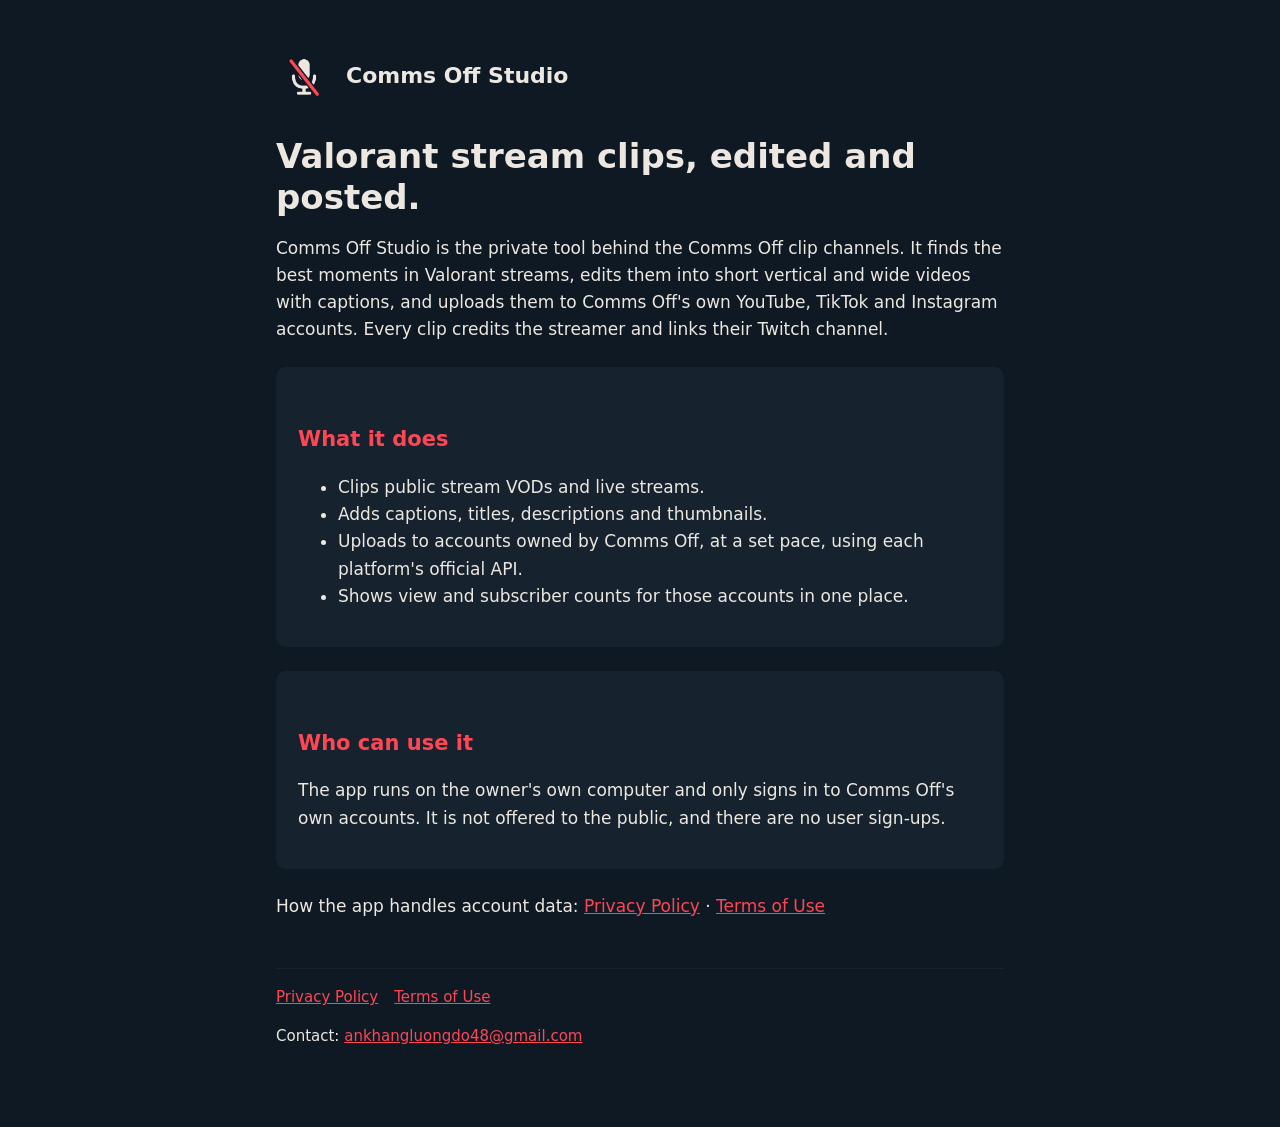
<file: index.html>
<!doctype html>
<html lang="en">
<head>
<meta charset="utf-8">
<meta name="viewport" content="width=device-width, initial-scale=1">
<title>Comms Off Studio</title>
<meta name="description" content="Comms Off Studio is a personal tool that clips Valorant streams and publishes the clips to the Comms Off channels.">
<link rel="icon" href="logo.png">
<link rel="stylesheet" href="style.css">
</head>
<body>
<main>
  <header><img src="logo.png" alt="Comms Off logo"><a href="./">Comms Off Studio</a></header>

  <h1>Valorant stream clips, edited and posted.</h1>
  <p>Comms Off Studio is the private tool behind the Comms Off clip channels. It finds the best moments in Valorant streams, edits them into short vertical and wide videos with captions, and uploads them to Comms Off's own YouTube, TikTok and Instagram accounts. Every clip credits the streamer and links their Twitch channel.</p>

  <section class="card">
    <h2>What it does</h2>
    <ul>
      <li>Clips public stream VODs and live streams.</li>
      <li>Adds captions, titles, descriptions and thumbnails.</li>
      <li>Uploads to accounts owned by Comms Off, at a set pace, using each platform's official API.</li>
      <li>Shows view and subscriber counts for those accounts in one place.</li>
    </ul>
  </section>

  <section class="card">
    <h2>Who can use it</h2>
    <p>The app runs on the owner's own computer and only signs in to Comms Off's own accounts. It is not offered to the public, and there are no user sign-ups.</p>
  </section>

  <p>How the app handles account data: <a href="privacy.html">Privacy Policy</a> · <a href="terms.html">Terms of Use</a></p>

  <footer>
    <a href="privacy.html">Privacy Policy</a><a href="terms.html">Terms of Use</a>
    <p>Contact: <a href="mailto:CONTACT_EMAIL">ankhangluongdo48@gmail.com</a></p>
  </footer>
</main>
</body>
</html>
</file>
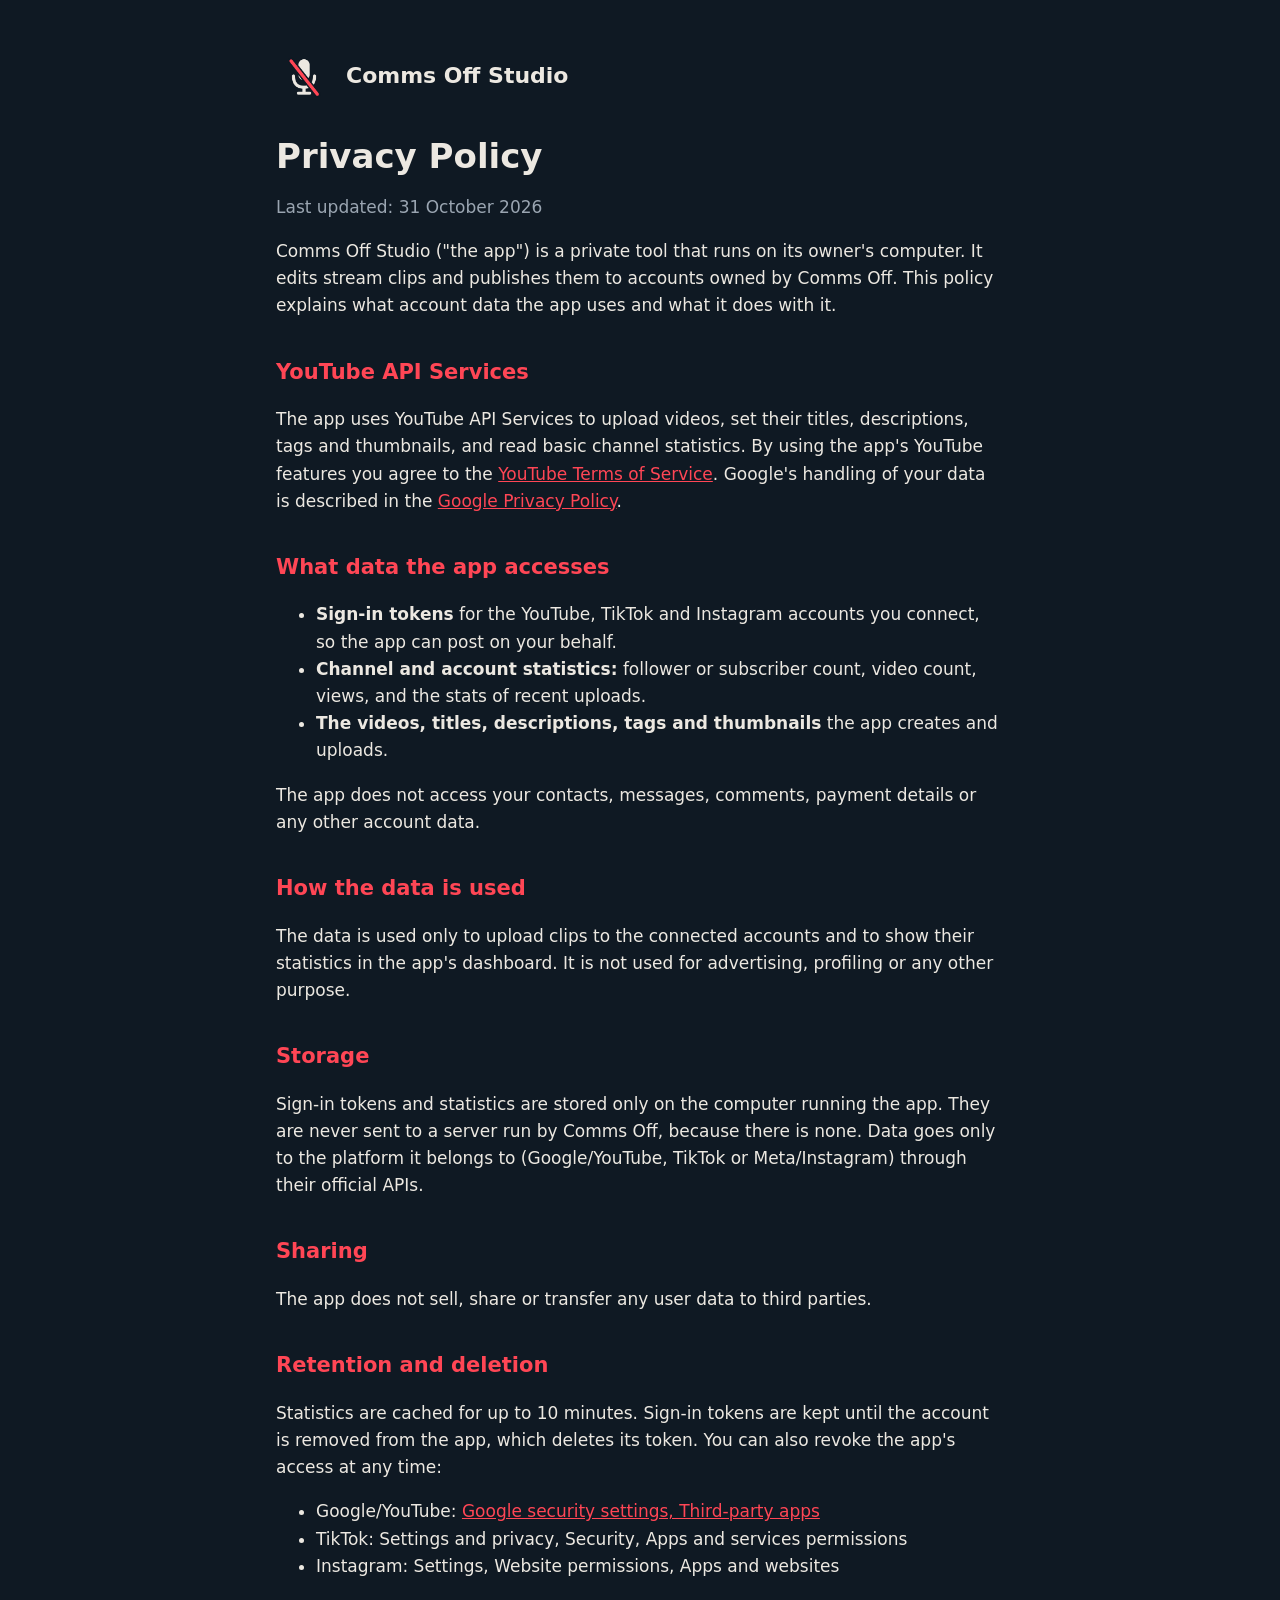
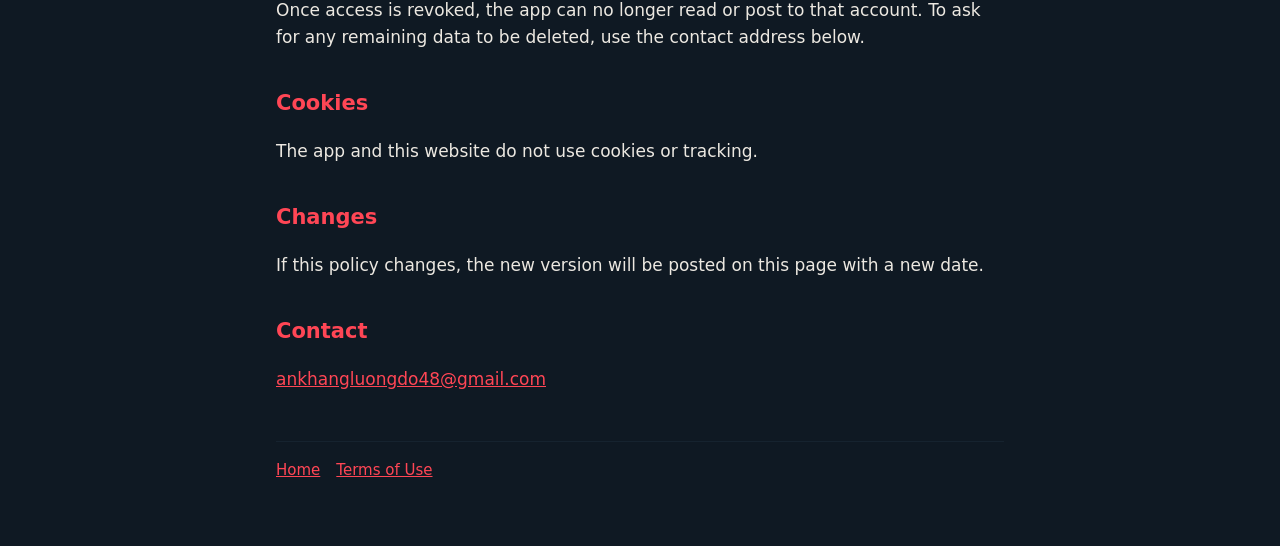
<file: privacy.html>
<!doctype html>
<html lang="en">
<head>
<meta charset="utf-8">
<meta name="viewport" content="width=device-width, initial-scale=1">
<title>Privacy Policy</title>
<link rel="icon" href="logo.png">
<link rel="stylesheet" href="style.css">
</head>
<body>
<main>
  <header><img src="logo.png" alt="Comms Off logo"><a href="./">Comms Off Studio</a></header>

  <h1>Privacy Policy</h1>
  <p class="muted">Last updated: 31 October 2026</p>

  <p>Comms Off Studio ("the app") is a private tool that runs on its owner's computer. It edits stream clips and publishes them to accounts owned by Comms Off. This policy explains what account data the app uses and what it does with it.</p>

  <h2>YouTube API Services</h2>
  <p>The app uses YouTube API Services to upload videos, set their titles, descriptions, tags and thumbnails, and read basic channel statistics. By using the app's YouTube features you agree to the <a href="https://www.youtube.com/t/terms">YouTube Terms of Service</a>. Google's handling of your data is described in the <a href="https://policies.google.com/privacy">Google Privacy Policy</a>.</p>

  <h2>What data the app accesses</h2>
  <ul>
    <li><strong>Sign-in tokens</strong> for the YouTube, TikTok and Instagram accounts you connect, so the app can post on your behalf.</li>
    <li><strong>Channel and account statistics:</strong> follower or subscriber count, video count, views, and the stats of recent uploads.</li>
    <li><strong>The videos, titles, descriptions, tags and thumbnails</strong> the app creates and uploads.</li>
  </ul>
  <p>The app does not access your contacts, messages, comments, payment details or any other account data.</p>

  <h2>How the data is used</h2>
  <p>The data is used only to upload clips to the connected accounts and to show their statistics in the app's dashboard. It is not used for advertising, profiling or any other purpose.</p>

  <h2>Storage</h2>
  <p>Sign-in tokens and statistics are stored only on the computer running the app. They are never sent to a server run by Comms Off, because there is none. Data goes only to the platform it belongs to (Google/YouTube, TikTok or Meta/Instagram) through their official APIs.</p>

  <h2>Sharing</h2>
  <p>The app does not sell, share or transfer any user data to third parties.</p>

  <h2>Retention and deletion</h2>
  <p>Statistics are cached for up to 10 minutes. Sign-in tokens are kept until the account is removed from the app, which deletes its token. You can also revoke the app's access at any time:</p>
  <ul>
    <li>Google/YouTube: <a href="https://myaccount.google.com/permissions">Google security settings, Third-party apps</a></li>
    <li>TikTok: Settings and privacy, Security, Apps and services permissions</li>
    <li>Instagram: Settings, Website permissions, Apps and websites</li>
  </ul>
  <p>Once access is revoked, the app can no longer read or post to that account. To ask for any remaining data to be deleted, use the contact address below.</p>

  <h2>Cookies</h2>
  <p>The app and this website do not use cookies or tracking.</p>

  <h2>Changes</h2>
  <p>If this policy changes, the new version will be posted on this page with a new date.</p>

  <h2>Contact</h2>
  <p><a href="mailto:CONTACT_EMAIL">ankhangluongdo48@gmail.com</a></p>

  <footer><a href="./">Home</a><a href="terms.html">Terms of Use</a></footer>
</main>
</body>
</html>
</file>
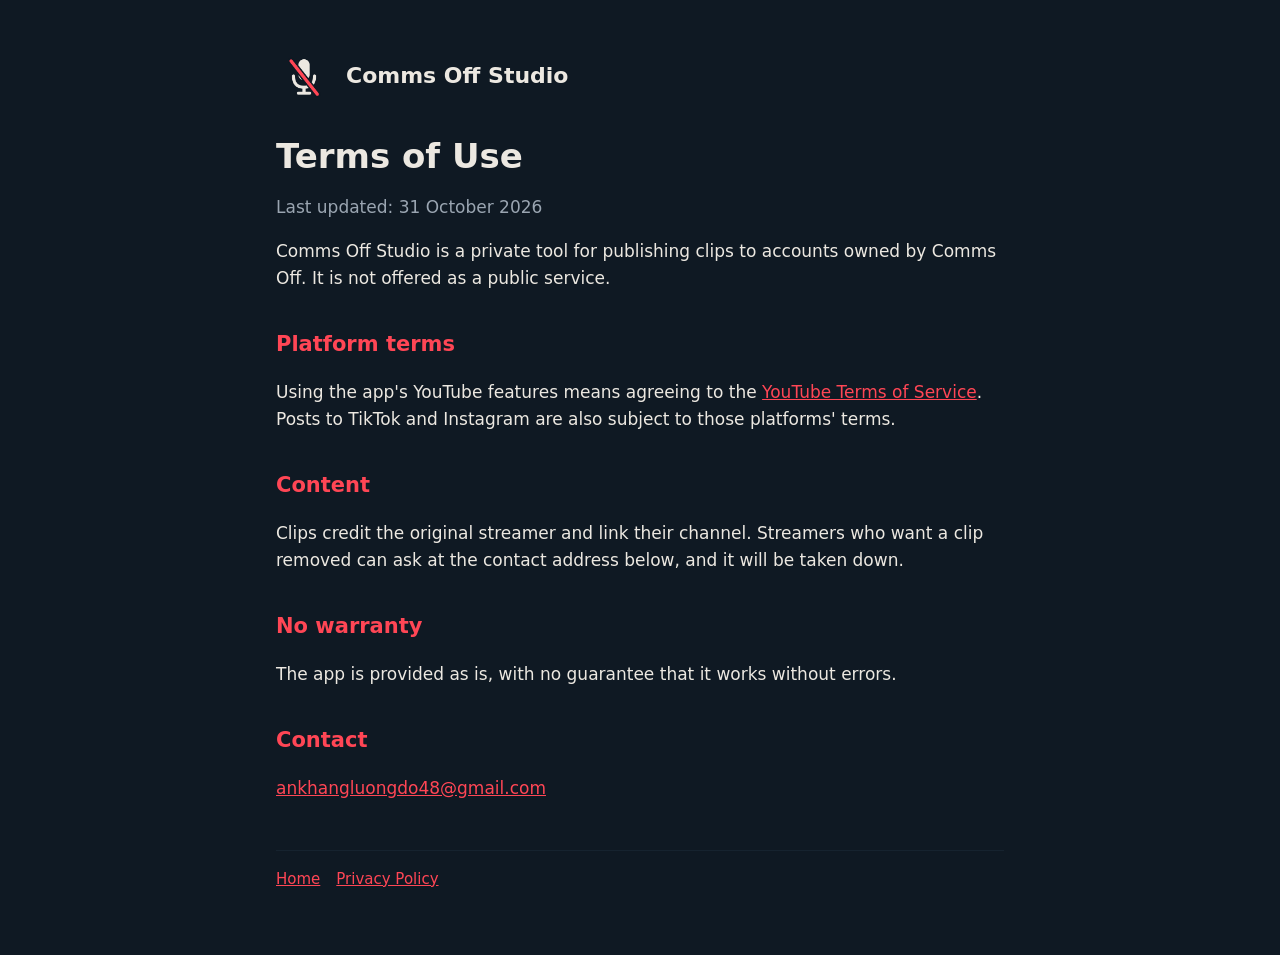
<file: terms.html>
<!doctype html>
<html lang="en">
<head>
<meta charset="utf-8">
<meta name="viewport" content="width=device-width, initial-scale=1">
<title>Terms of Use</title>
<link rel="icon" href="logo.png">
<link rel="stylesheet" href="style.css">
</head>
<body>
<main>
  <header><img src="logo.png" alt="Comms Off logo"><a href="./">Comms Off Studio</a></header>

  <h1>Terms of Use</h1>
  <p class="muted">Last updated: 31 October 2026</p>

  <p>Comms Off Studio is a private tool for publishing clips to accounts owned by Comms Off. It is not offered as a public service.</p>

  <h2>Platform terms</h2>
  <p>Using the app's YouTube features means agreeing to the <a href="https://www.youtube.com/t/terms">YouTube Terms of Service</a>. Posts to TikTok and Instagram are also subject to those platforms' terms.</p>

  <h2>Content</h2>
  <p>Clips credit the original streamer and link their channel. Streamers who want a clip removed can ask at the contact address below, and it will be taken down.</p>

  <h2>No warranty</h2>
  <p>The app is provided as is, with no guarantee that it works without errors.</p>

  <h2>Contact</h2>
  <p><a href="mailto:CONTACT_EMAIL">ankhangluongdo48@gmail.com</a></p>

  <footer><a href="./">Home</a><a href="privacy.html">Privacy Policy</a></footer>
</main>
</body>
</html>
</file>
<file: style.css>
:root { --bg: #0F1923; --panel: #16232F; --text: #ECE8E1; --muted: #9AA5B1; --accent: #FF4655; }
* { box-sizing: border-box; }
body { margin: 0; background: var(--bg); color: var(--text); font: 17px/1.6 system-ui, -apple-system, "Segoe UI", sans-serif; }
main { max-width: 760px; margin: 0 auto; padding: 48px 16px 64px; }
header { display: flex; align-items: center; gap: 14px; margin-bottom: 32px; }
header img { width: 56px; height: 56px; border-radius: 50%; }
header a { color: var(--text); text-decoration: none; font-weight: 700; font-size: 22px; }
h1 { font-size: 34px; line-height: 1.2; margin: 0 0 12px; }
h2 { font-size: 21px; margin: 36px 0 8px; color: var(--accent); }
p, li { color: var(--text); }
.muted { color: var(--muted); }
a { color: var(--accent); }
section.card { background: var(--panel); border-radius: 10px; padding: 20px 22px; margin: 24px 0; }
footer { margin-top: 48px; padding-top: 16px; border-top: 1px solid var(--panel); color: var(--muted); font-size: 15px; }
footer a { margin-right: 16px; }
</file>
